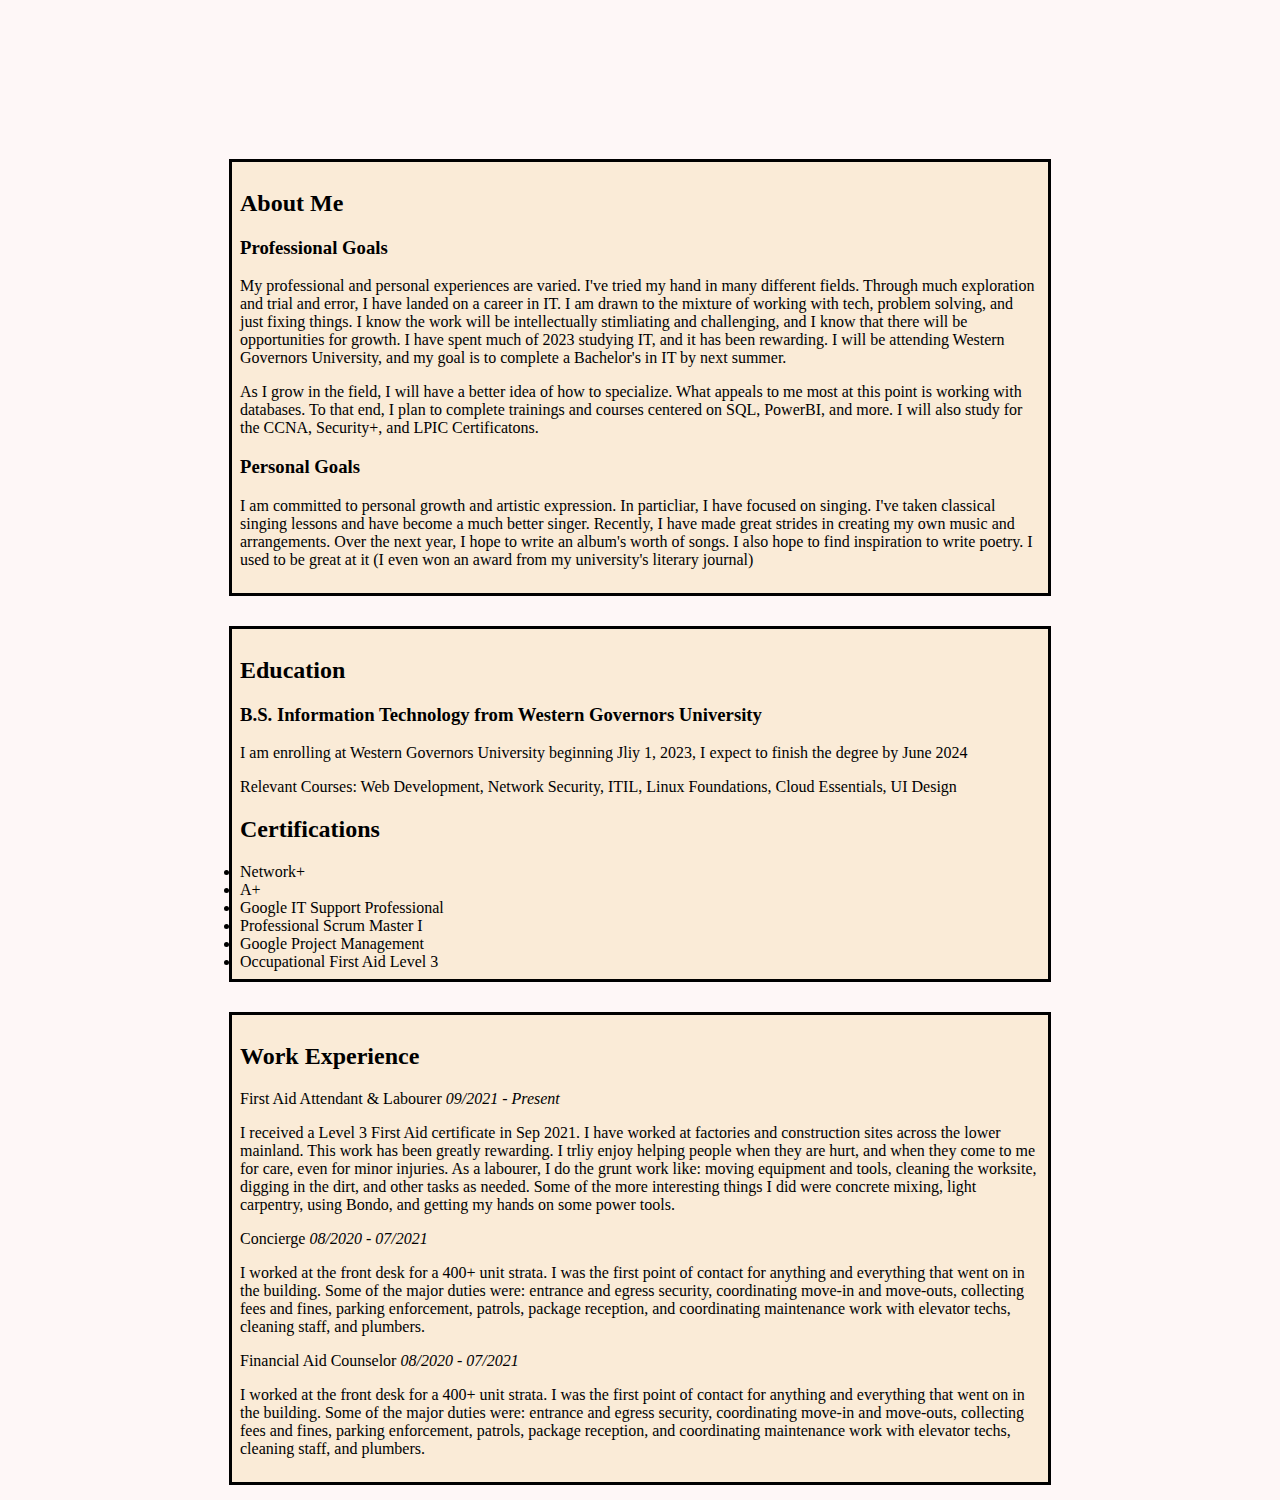
<file: index.html>
<!DOCTYPE html>
<html lang="en">
  <head>
    <meta charset="UTF-8">
    <title>Home</title>
  </head>
  <link rel="stylesheet" href="style.css">


  <body>
    <div class="header">
      <h1>Naod Yimam</h1>
    <p>Burnaby, BC  &nbsp;&nbsp; &#x2022; &nbsp;&nbsp; nayimam@gmail.com</p>
    </div> 
    <div class="resumebody">
      <div class="subsections">
        <div class="subtext">
          <h2>About Me </h2>
        <h3> Professional Goals</h3>
        <p> My professional and personal experiences are varied. I've tried my hand in many different fields. Through much exploration and trial and error,
          I have landed on a career in IT. I am drawn to the mixture of working with tech, problem solving, and just fixing things. I know
          the work will be intellectually stimliating and challenging, and I know that there will be opportunities for growth. I have spent
          much of 2023 studying IT, and it has been rewarding. I will be attending Western Governors University, and my goal is to complete
          a Bachelor's in IT by next summer.</p>
         <p>As I grow in the field, I will have a better idea of how to specialize. What appeals to me most at this point is working with databases.
          To that end, I plan to complete trainings and courses centered on SQL, PowerBI, and more. I will also study for the CCNA, Security+, and LPIC
          Certificatons.
         </p>  
         
         <h3>Personal Goals</h3>
         <p>I am committed to personal growth and artistic expression. In particliar, I have focused on singing. I've taken classical singing lessons
          and have become a much better singer. Recently, I have made great strides in creating my own music and arrangements. Over the next year, 
          I hope to write an album's worth of songs. I also hope to find inspiration to write poetry. I used to be great at it (I even won an award
          from my university's literary journal)
         </p>
        </div>
      </div> 

      <div class="subsections">
        <h2>Education</h2>
      <h3> B.S. Information Technology from Western Governors University</h3>
      <p> I am enrolling at Western Governors University beginning Jliy 1, 2023, I expect to finish the degree by June 2024</p>
      <p> Relevant Courses:  Web Development, Network Security, ITIL, Linux Foundations, Cloud Essentials, UI Design</p>
      <h2>Certifications</h2>  
   
        <li>Network+</li>
        <li>A+</li> 
        <li>Google IT Support Professional</li>
        <li>Professional Scrum Master I</li>
        <li>Google Project Management </li>
        <li>Occupational First Aid Level 3 </li>

        
      </div> 

      <div class="subsections">
        <h2>Work Experience</h2>
          <p>First Aid Attendant & Labourer  <em>09/2021 - Present</em></p>
          <p> I received a Level 3 First Aid certificate in Sep 2021. I have worked at factories and construction sites across the lower mainland. 
              This work has been greatly rewarding. I trliy enjoy helping people when they are hurt, and when they come to me for care, even 
              for minor injuries. As a labourer, I do the grunt work like: moving equipment and tools, cleaning the worksite, digging in the dirt,
              and other tasks as needed. Some of the more interesting things I did were concrete mixing, light carpentry, using Bondo, and getting 
              my hands on some power tools.
          </p>

          <p>Concierge <em>08/2020 - 07/2021</em></p>
          <p> I worked at the front desk for a 400+ unit strata. I was the first point of contact for anything and everything 
            that went on in the building. Some of the major duties were: entrance and egress security, coordinating move-in and move-outs, 
            collecting fees and fines, parking enforcement, patrols, package reception, and coordinating maintenance work with
            elevator techs, cleaning staff, and plumbers. </p>

            <p>Financial Aid Counselor <em>08/2020 - 07/2021</em></p>
            <p> I worked at the front desk for a 400+ unit strata. I was the first point of contact for anything and everything 
              that went on in the building. Some of the major duties were: entrance and egress security, coordinating move-in and move-outs, 
              collecting fees and fines, parking enforcement, patrols, package reception, and coordinating maintenance work with
              elevator techs, cleaning staff, and plumbers. </p>
      </div> 



      
       
    </div>
 
  </body>
</html>
</file>
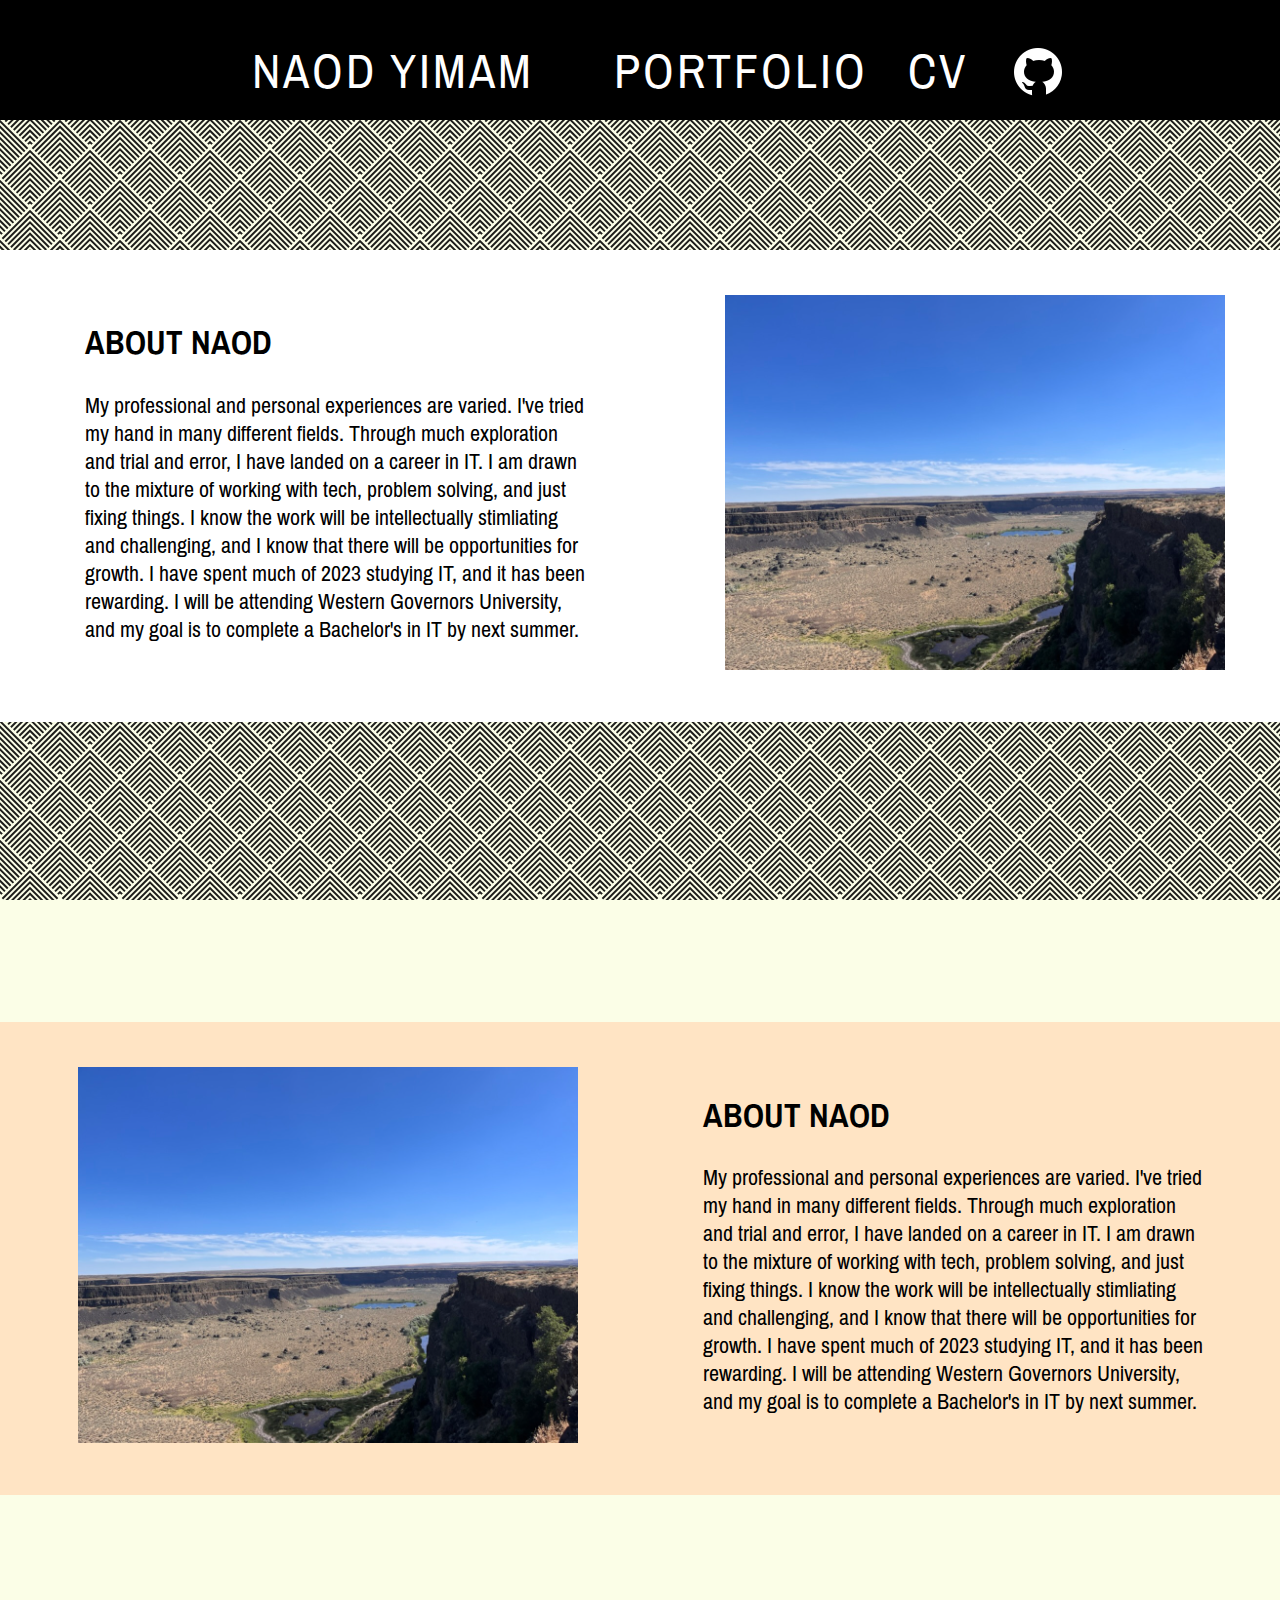
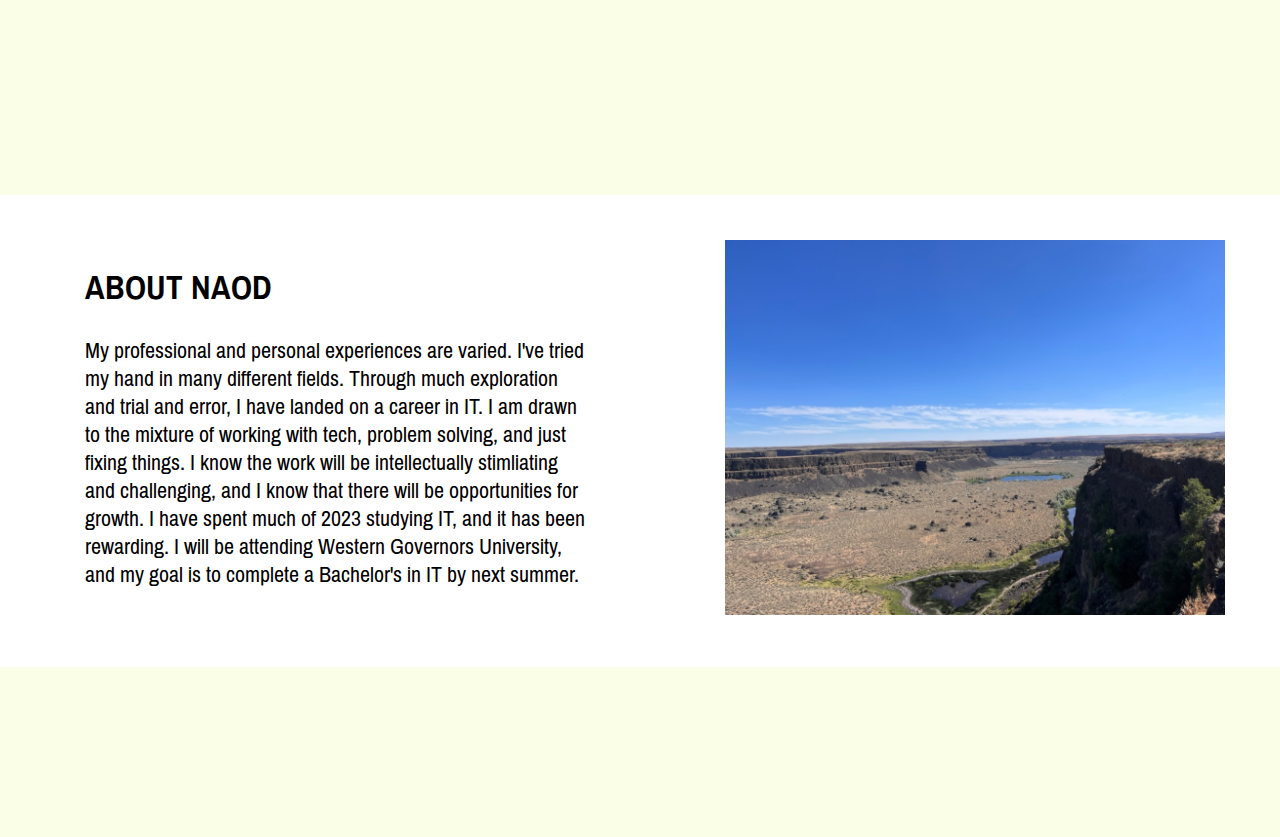
<file: webpages/index.html>
<!DOCTYPE html>
<html lang="en">
  <head>
    <meta charset="UTF-8">
    <title>Home</title>
    <meta name="viewport" content="width=device-width, initial-scale=1.0">
  </head>
  <link rel="stylesheet" href="style.css">
  <body>
    <div class="wrapper">
      
      <div class="header">
      
        
        <div class="topnav" #id="name">
          <a href="index.html"> Naod Yimam </a>
        </div>

        

        <div class="topnav">
          
          <a class="anchor" href="#portfolio">Portfolio</a>
          <a class="anchor" href="#resume"> CV </a>
          <a id="gitimage" href="https://github.com/naod-ayalew"><img src="icons8-github-60.png"></a>
        </div>
      </div>
      <div class="divider1">
      </div>

      <div class="section1">
        <div class="subsection">
          <h2> ABOUT NAOD</h2>
          <p> <p> My professional and personal experiences are varied. I've tried my hand in many different fields. Through much exploration and trial and error,
            I have landed on a career in IT. I am drawn to the mixture of working with tech, problem solving, and just fixing things. I know
            the work will be intellectually stimliating and challenging, and I know that there will be opportunities for growth. I have spent
            much of 2023 studying IT, and it has been rewarding. I will be attending Western Governors University, and my goal is to complete
            a Bachelor's in IT by next summer.</p></p>
        </div>
        
        <div  class="subsection">
          <img width="500" height="380"  id="box" src="mars.jpg">
        </div>
     
      </div>

      
      <div class="divider">
      </div>

      <div id="portfolio" class="section2">
        <div   class="subsection">
          <img id="box" width="500" height="380" src="mars.jpg">
        </div>
        <div class="subsection">
          <h2> ABOUT NAOD</h2>
          <p> <p> My professional and personal experiences are varied. I've tried my hand in many different fields. Through much exploration and trial and error,
            I have landed on a career in IT. I am drawn to the mixture of working with tech, problem solving, and just fixing things. I know
            the work will be intellectually stimliating and challenging, and I know that there will be opportunities for growth. I have spent
            much of 2023 studying IT, and it has been rewarding. I will be attending Western Governors University, and my goal is to complete
            a Bachelor's in IT by next summer.</p></p>
        </div>
      </div>

      <div class="divider">
      </div>

      <div id="resume" class="section3">
        <div class="subsection">
          <h2> ABOUT NAOD</h2>
          <p> <p> My professional and personal experiences are varied. I've tried my hand in many different fields. Through much exploration and trial and error,
            I have landed on a career in IT. I am drawn to the mixture of working with tech, problem solving, and just fixing things. I know
            the work will be intellectually stimliating and challenging, and I know that there will be opportunities for growth. I have spent
            much of 2023 studying IT, and it has been rewarding. I will be attending Western Governors University, and my goal is to complete
            a Bachelor's in IT by next summer.</p></p>
        </div>
        
        <div  class="subsection">
          <img width="500" height="380"  id="box" src="mars.jpg">
        </div>
     
      </div>







    </div>


  </body>


      
       
 
 
 
</html>
</file>
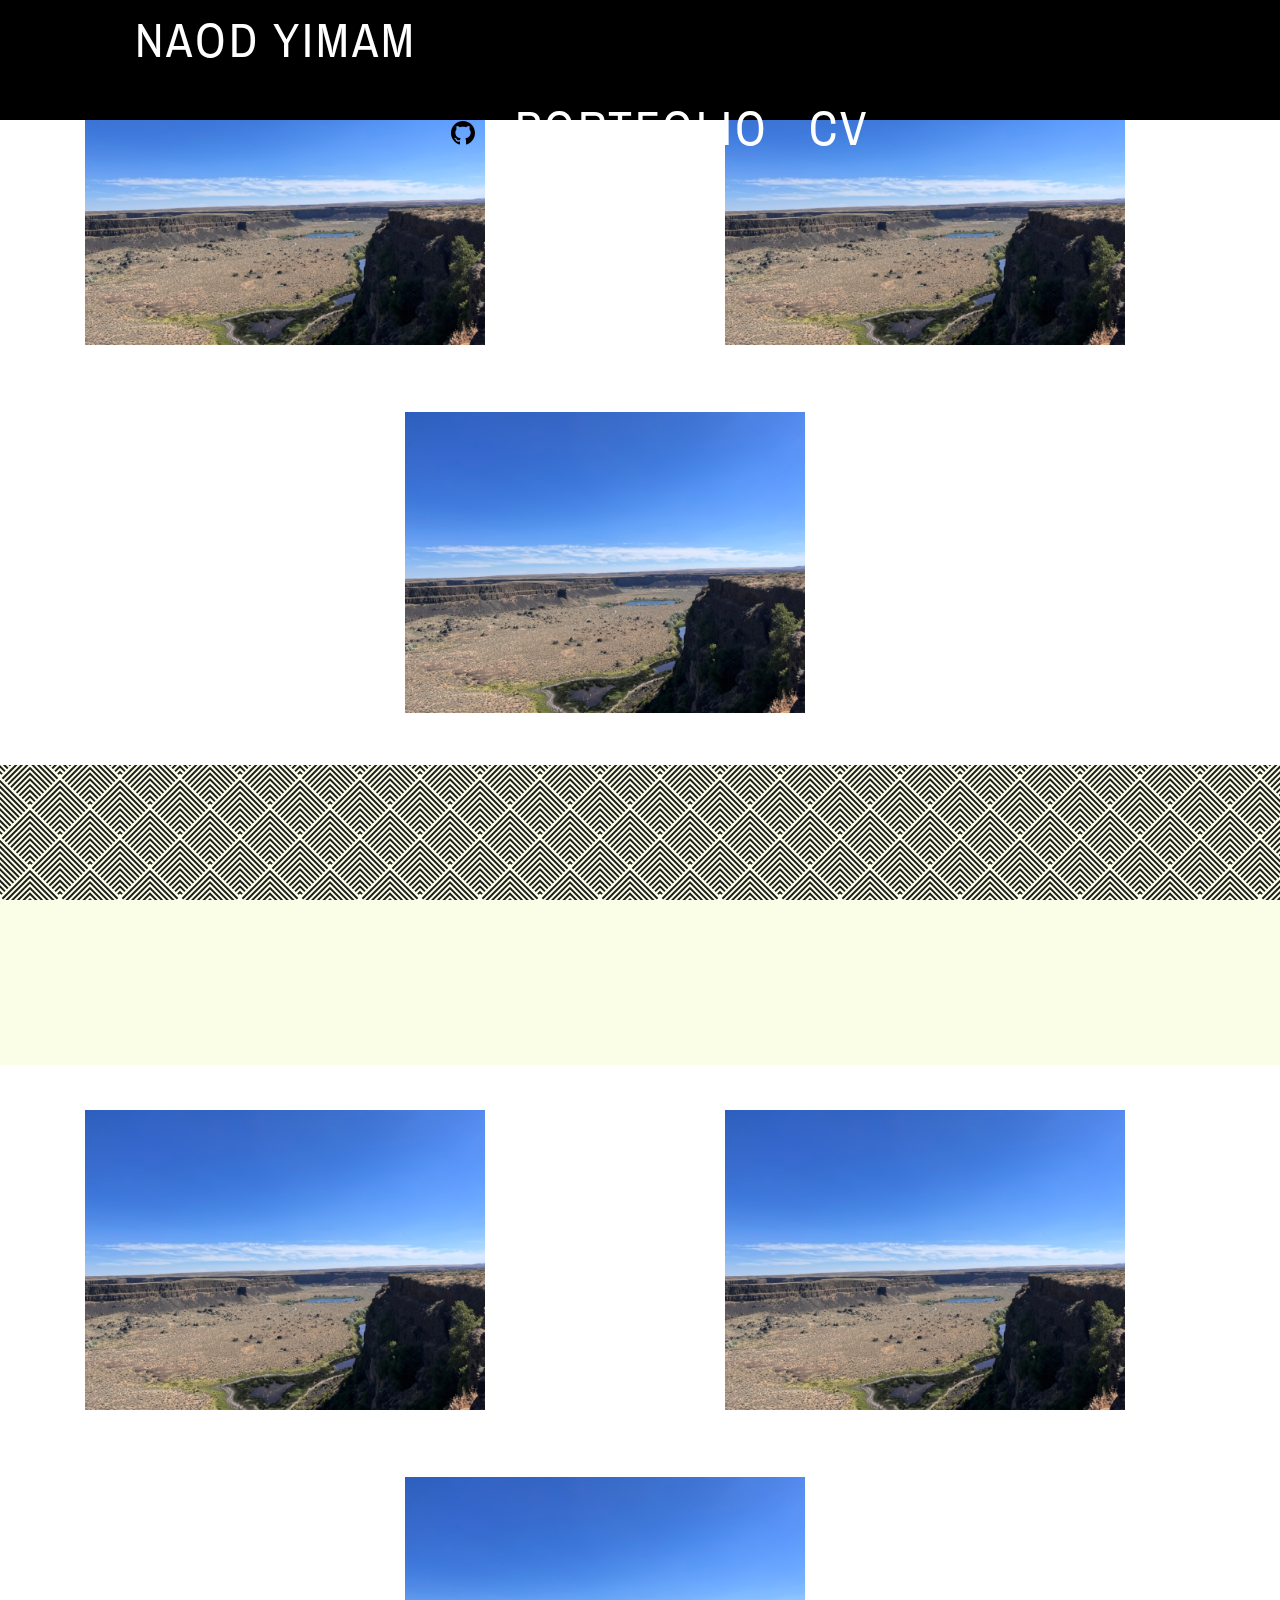
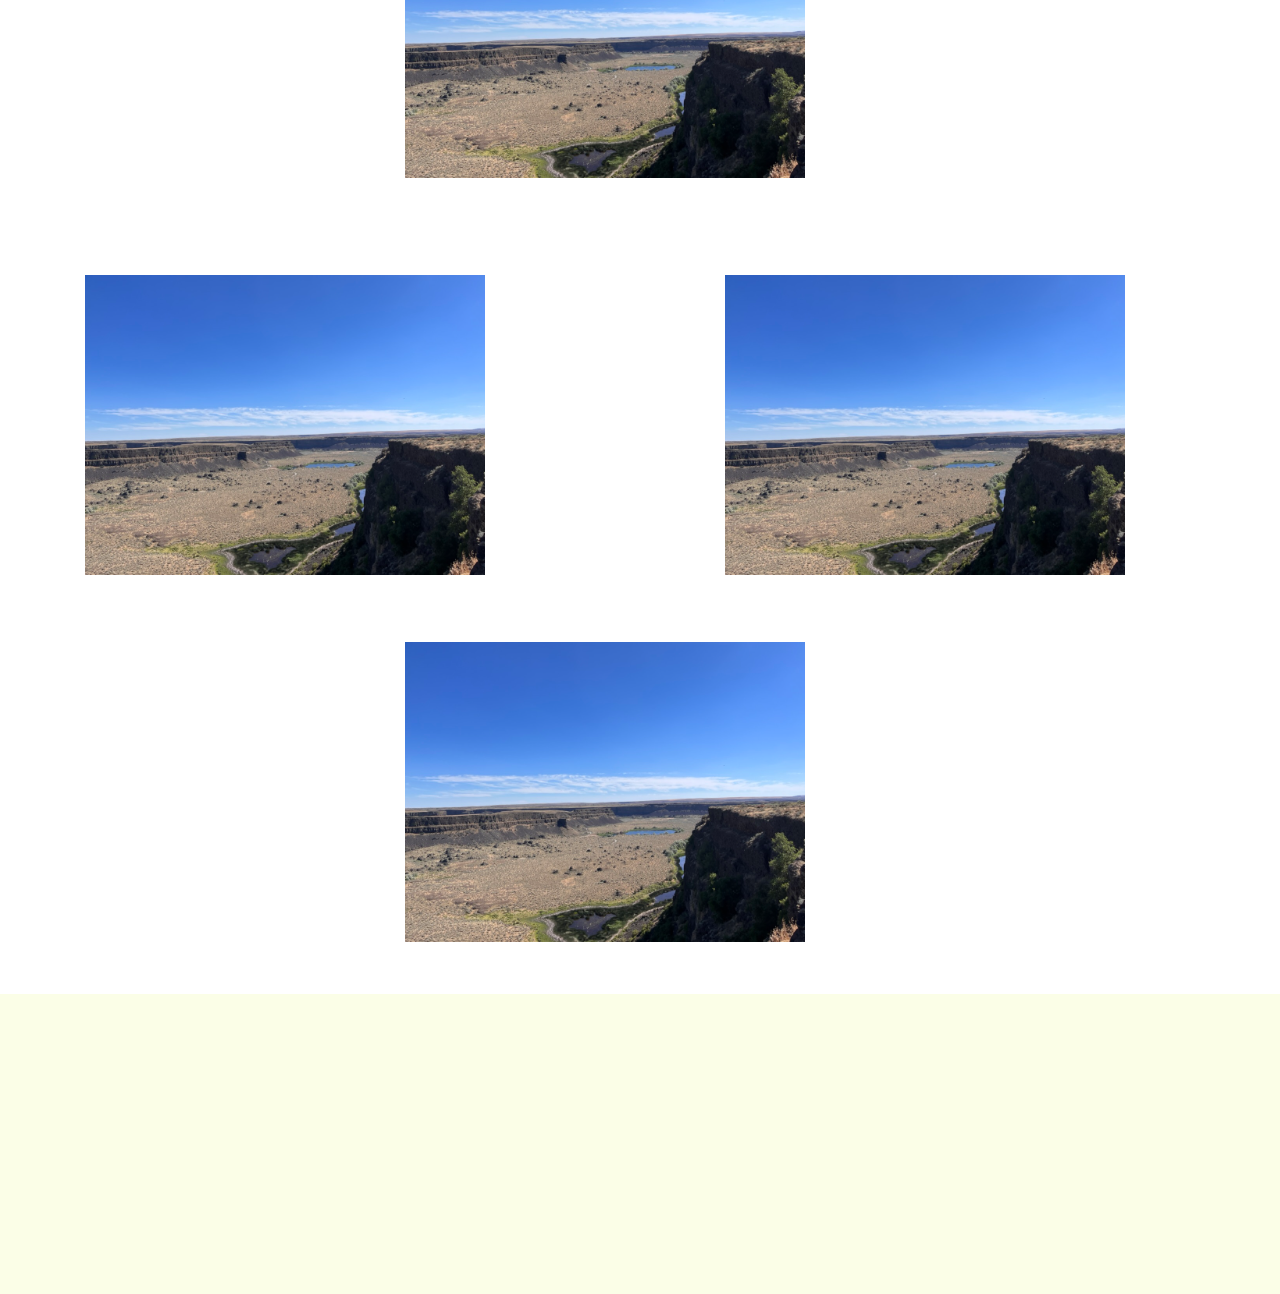
<file: webpages/portfolio.html>
<!DOCTYPE html>
<html lang="en">
  <head>
    <meta charset="UTF-8">
    <title>Home</title>
  </head>
    <link rel="stylesheet" href="style.css">


    <body>
        <div class="wrapper">

            <div class="header">
                
                <div class="name">
                <a href="index.html"> Naod Yimam </a>
                </div>
        
                <div class="spacer">
                </div>
        
                <div class="topnav">
                <a href="https://github.com/naod-ayalew"><img src="github.svg"></a>
                <a href="portfolio.html">Portfolio</a>
                <a href="resume.html"> CV </a>
                </div>
            </div>     
            
        
            <div class="divider">

              <div class="section1">
                <div   class="subsection">
                  <img id="box" width="400" height="300" src="mars.jpg">
                </div>
                <div   class="subsection">
                  <img id="box" width="400" height="300" src="mars.jpg">
                </div>
                <div   class="subsection">
                  <img id="box" width="400" height="300" src="mars.jpg">
                </div>
              </div>
              <div class="divider">

            </div>
            <div class="section1">
              <div   class="subsection">
                <img id="box" width="400" height="400" src="mars.jpg">
              </div>
              <div   class="subsection">
                <img id="box" width="400" height="400" src="mars.jpg">
              </div>
              <div   class="subsection">
                <img id="box" width="400" height="400" src="mars.jpg">
              </div>
            </div>
      
            <div class="divider">

              <div class="section1">
                <div   class="subsection">
                  <img id="box" width="400" height="300" src="mars.jpg">
                </div>
                <div   class="subsection">
                  <img id="box" width="400" height="300" src="mars.jpg">
                </div>
                <div   class="subsection">
                  <img id="box" width="400" height="300" src="mars.jpg">
                </div>
              </div>
              <div class="divider">
                
            </div>
        </div>
    </body>
</html>
</file>
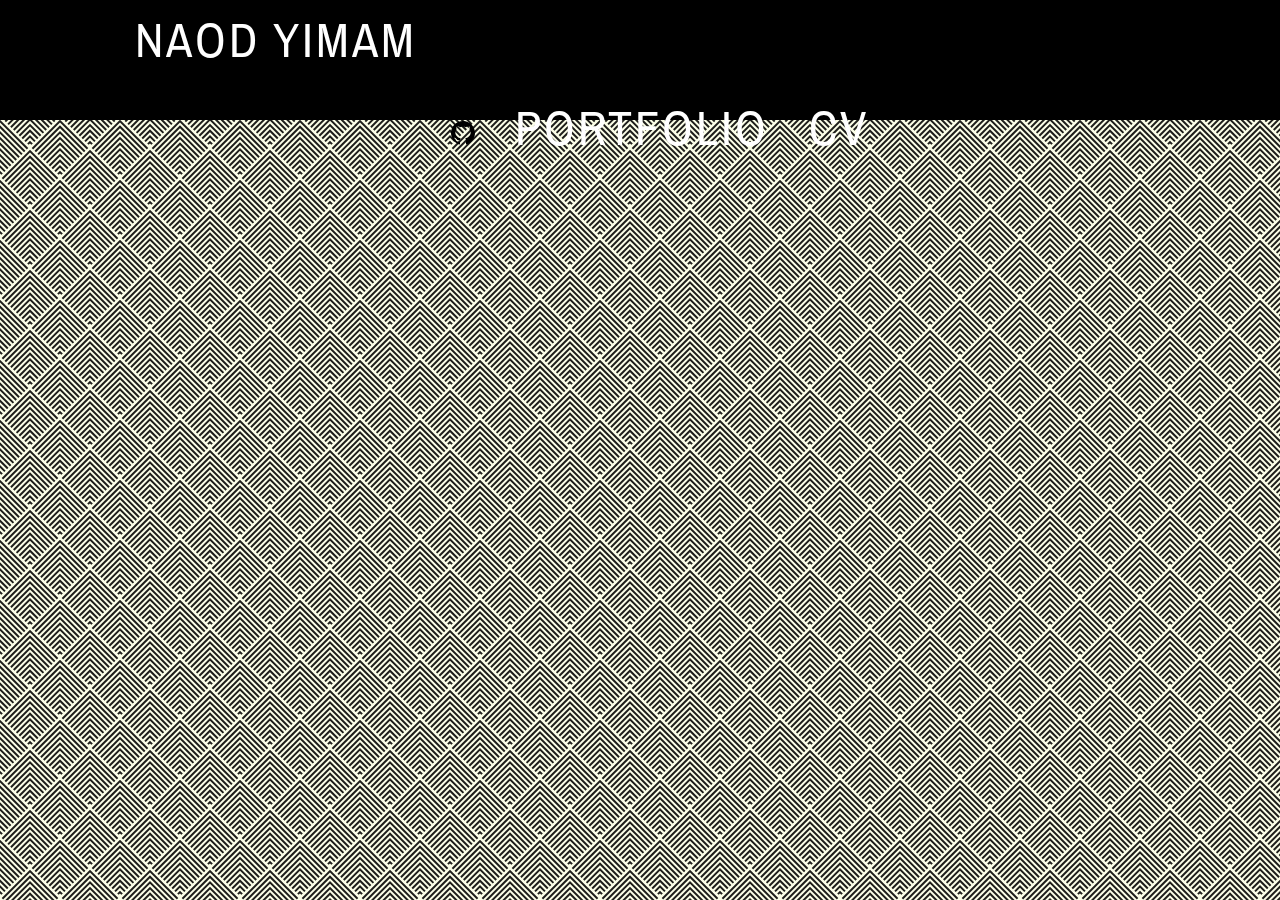
<file: webpages/resume.html>
<!DOCTYPE html>
<html lang="en">
    <head>
        <meta charset="UTF-8">
        <title>Home</title>
    </head>
    <link rel="stylesheet" href="style.css">


    <body>
        <div class="wrapper">

            <div class="header">
                
                <div class="name">
                <a href="index.html"> Naod Yimam </a>
                </div>
        
                <div class="spacer">
                </div>
        
                <div class="topnav">
                <a href="https://github.com/naod-ayalew"><img src="github.svg"></a>
                <a href="portfolio.html">Portfolio</a>
                <a href="resume.html"> CV </a>
                </div>
            </div>   
            
            
            
        
            <div class="divider">

            </div>
            <div class="intro">
                
            </div>
        </div>
    </body>
</html>
</file>
<file: style.css>
body {
    display: flex;
    flex-direction: column;
    align-items: center;
    background-color: rgb(254, 247, 247);
    margin: 0;
}

.header {
    font-family: Georgia, 'Times New Roman', Times, serif;
    background-color: rgba(3,s 12, 83, 0.977);
    width: 100%;
    color: rgb(254, 247, 247);
    
    text-align: center;
    padding: 15px;
    
}

.subsections {
    margin-left: 40px;
    margin-right: 40px;
    max-width: 800px;
    text-align: left;
    border-style: solid;
    border-color: black;
     
    margin-top: 15px;
    margin-bottom: 15px;
    background-color: antiquewhite;
    padding: 8px;
    
}

.resumebody {
    display: flex;
    flex-direction: column;
}
</file>
<file: webpages/style.css>
body {
    display: flex;
    flex-direction: column;
    font-family: 'Palatino';
    align-items: center;
     
    background-color: #fbfee7;
    background-image: url("data:image/svg+xml,%3Csvg width='60' height='60' viewBox='0 0 60 60' xmlns='http://www.w3.org/2000/svg'%3E%3Cpath d='M54.627 0l.83.828-1.415 1.415L51.8 0h2.827zM5.373 0l-.83.828L5.96 2.243 8.2 0H5.374zM48.97 0l3.657 3.657-1.414 1.414L46.143 0h2.828zM11.03 0L7.372 3.657 8.787 5.07 13.857 0H11.03zm32.284 0L49.8 6.485 48.384 7.9l-7.9-7.9h2.83zM16.686 0L10.2 6.485 11.616 7.9l7.9-7.9h-2.83zm20.97 0l9.315 9.314-1.414 1.414L34.828 0h2.83zM22.344 0L13.03 9.314l1.414 1.414L25.172 0h-2.83zM32 0l12.142 12.142-1.414 1.414L30 .828 17.272 13.556l-1.414-1.414L28 0h4zM.284 0l28 28-1.414 1.414L0 2.544V0h.284zM0 5.373l25.456 25.455-1.414 1.415L0 8.2V5.374zm0 5.656l22.627 22.627-1.414 1.414L0 13.86v-2.83zm0 5.656l19.8 19.8-1.415 1.413L0 19.514v-2.83zm0 5.657l16.97 16.97-1.414 1.415L0 25.172v-2.83zM0 28l14.142 14.142-1.414 1.414L0 30.828V28zm0 5.657L11.314 44.97 9.9 46.386l-9.9-9.9v-2.828zm0 5.657L8.485 47.8 7.07 49.212 0 42.143v-2.83zm0 5.657l5.657 5.657-1.414 1.415L0 47.8v-2.83zm0 5.657l2.828 2.83-1.414 1.413L0 53.456v-2.83zM54.627 60L30 35.373 5.373 60H8.2L30 38.2 51.8 60h2.827zm-5.656 0L30 41.03 11.03 60h2.828L30 43.858 46.142 60h2.83zm-5.656 0L30 46.686 16.686 60h2.83L30 49.515 40.485 60h2.83zm-5.657 0L30 52.343 22.343 60h2.83L30 55.172 34.828 60h2.83zM32 60l-2-2-2 2h4zM59.716 0l-28 28 1.414 1.414L60 2.544V0h-.284zM60 5.373L34.544 30.828l1.414 1.415L60 8.2V5.374zm0 5.656L37.373 33.656l1.414 1.414L60 13.86v-2.83zm0 5.656l-19.8 19.8 1.415 1.413L60 19.514v-2.83zm0 5.657l-16.97 16.97 1.414 1.415L60 25.172v-2.83zM60 28L45.858 42.142l1.414 1.414L60 30.828V28zm0 5.657L48.686 44.97l1.415 1.415 9.9-9.9v-2.828zm0 5.657L51.515 47.8l1.414 1.413 7.07-7.07v-2.83zm0 5.657l-5.657 5.657 1.414 1.415L60 47.8v-2.83zm0 5.657l-2.828 2.83 1.414 1.413L60 53.456v-2.83zM39.9 16.385l1.414-1.414L30 3.658 18.686 14.97l1.415 1.415 9.9-9.9 9.9 9.9zm-2.83 2.828l1.415-1.414L30 9.313 21.515 17.8l1.414 1.413 7.07-7.07 7.07 7.07zm-2.827 2.83l1.414-1.416L30 14.97l-5.657 5.657 1.414 1.415L30 17.8l4.243 4.242zm-2.83 2.827l1.415-1.414L30 20.626l-2.828 2.83 1.414 1.414L30 23.456l1.414 1.414zM56.87 59.414L58.284 58 30 29.716 1.716 58l1.414 1.414L30 32.544l26.87 26.87z' fill='%23000000' fill-opacity='0.88' fill-rule='evenodd'/%3E%3C/svg%3E");background-attachment: fixed;    
margin: 0;
    position: sticky;
}

@font-face {
    font-family: Archivo;
    src: url("ArchivoNarrow-Regular.otf") format("opentype");
}


@font-face {
    font-family: Archivo;
    font-weight: bold;
    src: url("ArchivoNarrow-Bold.otf") format("opentype");
}

.wrapper {
    width: 100%;
    margin: 0 0 0 0;
}
.header {
    font-family: 'Archivo';
    font-size: 60px;
    width: 100%;
    height: 120px;
    background-color: black;
    color: white; 
    display: flex;
    flex-direction: row;
    justify-content: center;
    padding-left: 20px;   
    padding-right: 20px;
    position: fixed;
    align-items: center;
    flex-wrap: wrap;
     
}



.topnav {
    display: flex;
    flex-direction: row;
    align-items: center;
    padding-left: 20px;   
    padding-right: 20px;
}

#name {
    width: 18em;
}
.name a, .topnav a { 

     
    color: white;
    padding-top: 24px;
    padding-left: 20px;
    padding-right: 20px;
    text-decoration: none;
    font-size: 48px;
    text-transform: uppercase;
    letter-spacing: 3px;
}

.spacer {
    width: 60%;
}

.divider {
    height: 300px;
    width: 100%;
}

.divider1 {
    height: 250px;
    width: 100%;
}

 
.section1 {
    display: flex;
    flex-direction: row;
    flex: auto;
    background-color: white;
    border: black;
    border-width: 10px;
    padding: 15px;
    justify-content: space-around;
  
    flex-wrap: wrap;
    width: 100%;
    font-family: Archivo;
    font-size: 22px;
    scroll-margin-top: 200px;
    
     
}

.section2 {
    display: flex;
    flex-direction: row;
    flex: auto;
    
    padding: 15px;
    justify-content: space-around;
   
    flex-wrap: wrap-reverse;
    background-color: bisque;
    font-family: Archivo;
    font-size: 22px;
    scroll-margin-top: 200px;
     
}
.section3 {
    display: flex;
    flex-direction: row;
    flex: auto;
    background-color: white;
    border: black;
    border-width: 10px;
    
    padding: 15px;
    justify-content: space-around;
  
    flex-wrap: wrap;
    width: 100%;
    font-family: Archivo;
    font-size: 22px;
    margin-bottom: 170px;
    scroll-margin-top: 200px;
    
     
}
.subsection {
    padding: 10px;
    margin: 20px;
    flex: 1; 
    min-width: 400px;
    min-height: 200px;
    max-width: 500px;
    justify-content: center;
    align-items: center;
    
    
}
 
#gitimage {
    height: 60px;
    width: 60px;
}
#box {
    max-width: 100%;
    min-width: 300px;
    min-height: 200px;
    height: auto;
}

@media screen and (max-width: 912px) {
    
    .section2 {
        display: flex;
        flex-direction: row;
        flex: auto; 
        padding: 15px;
        justify-content: space-around;
        flex-wrap: wrap-reverse;
        background-color: bisque;
        font-family: Archivo;
        font-size: 22px;
        scroll-margin-top: 330px;
    }
    .section3 {
        display: flex;
        flex-direction: row;
        flex: auto;
        background-color: white;
        padding: 15px;
        justify-content: space-around;
        flex-wrap: wrap;
        width: 100%;
        font-family: Archivo;
        font-size: 22px;
        margin-bottom: 170px;
        scroll-margin-top: 330px;
         
    }
    
    
    .header {
        font-family: 'Archivo';
        font-size: 60px;
        width: 100%;
        height: 250px;
        background-color: black;
        color: white; 
        display: flex;
        flex-direction: row;
        justify-content: space-evenly;
        padding-left: 20px;   
        padding-right: 20px;
        position: fixed;
        align-items: center;
        flex-wrap: wrap;
        row-gap: 20px;
    }
    .name a{ 

        padding-bottom: 0px;
        color: white;
        padding-top: 24px;
      
        
        text-decoration: none;
        font-size: 48px;
        text-transform: uppercase;
        letter-spacing: 3px;
    }

    .topnav a { 

        padding-top: 0px;
        color: white;
        
        text-decoration: none;
        font-size: 48px;
        text-transform: uppercase;
        letter-spacing: 3px;
    }
    .divider1 {
        height: 330px;
    }
}
</file>
